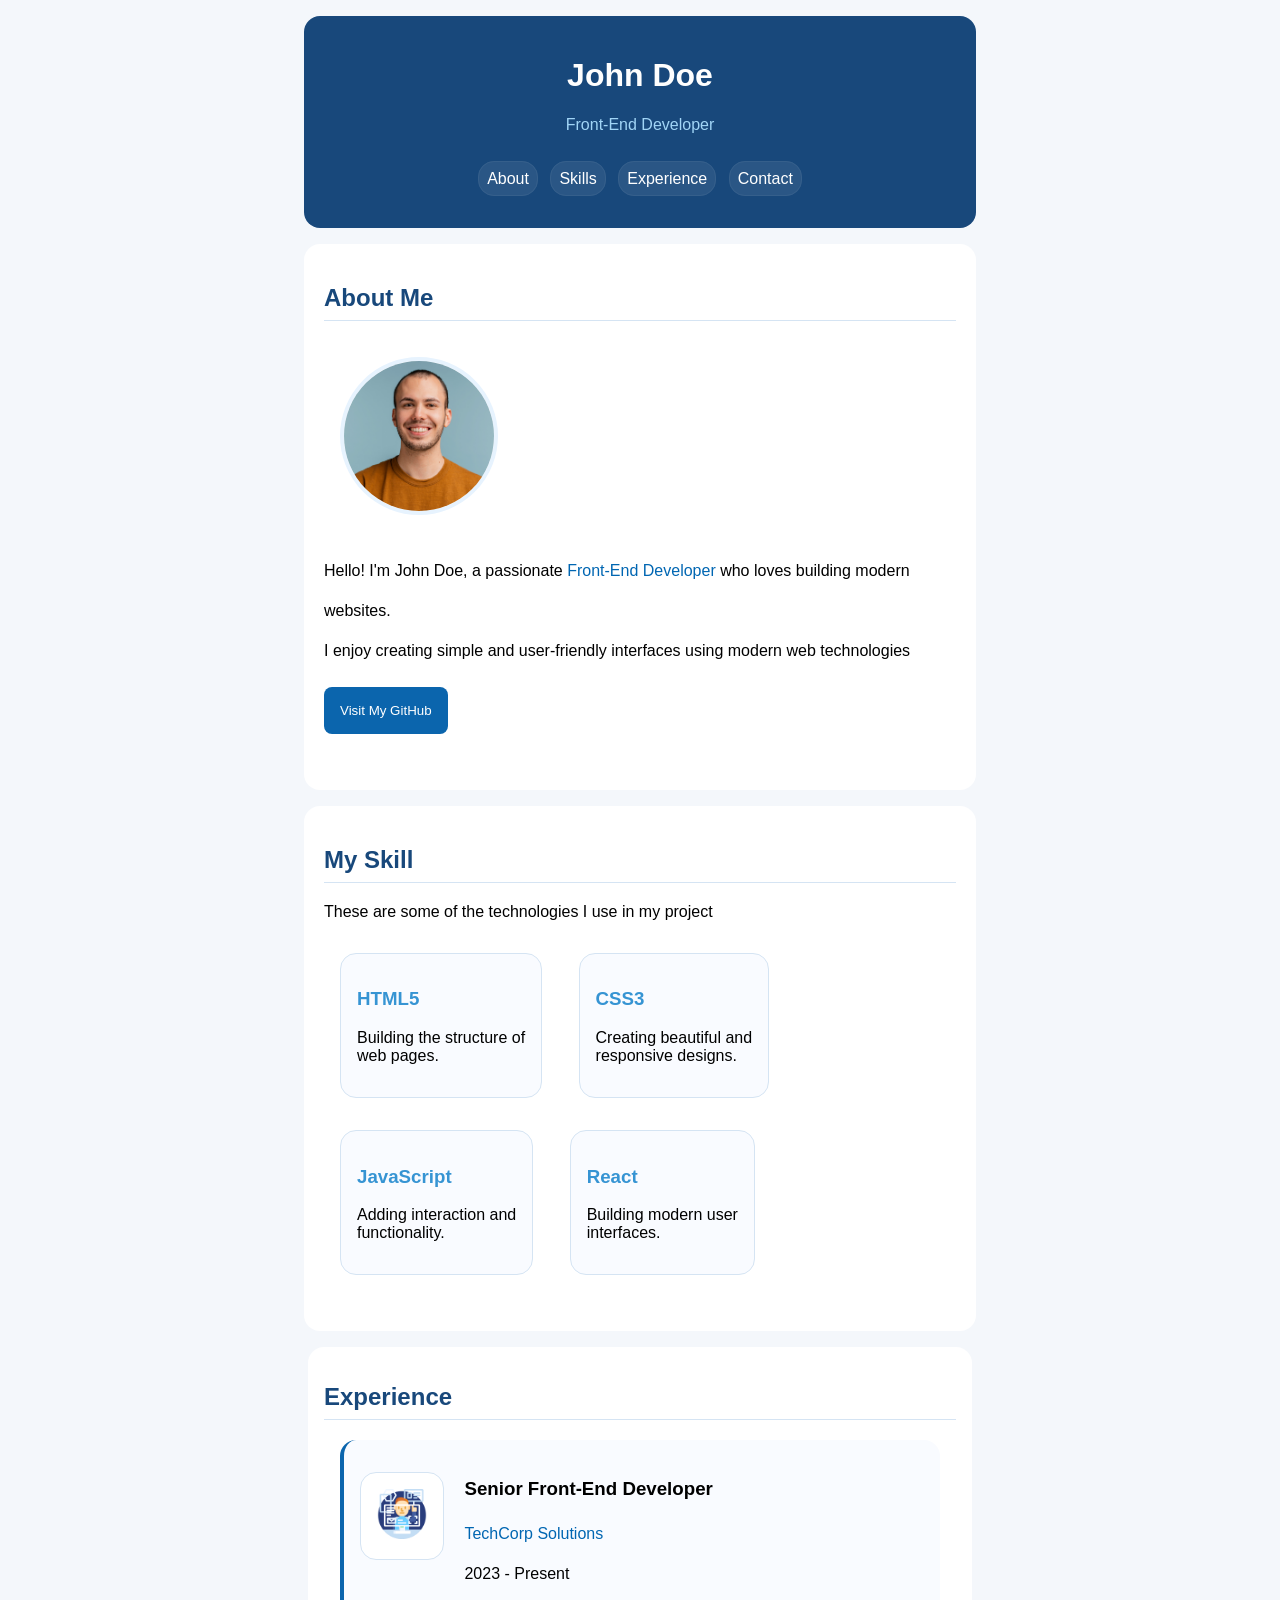
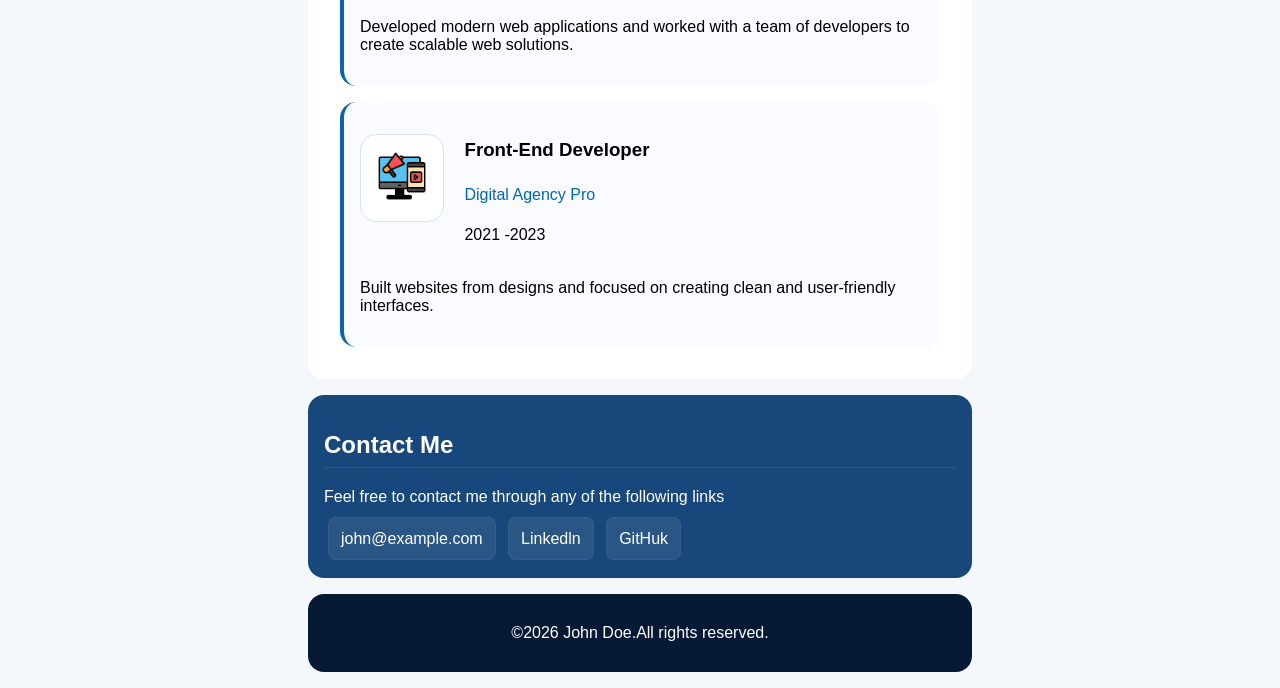
<file: index.html>
<!DOCTYPE html>
<html lang="en">

<head>
    <meta charset="UTF-8">
    <meta name="viewport" content="width=device-width, initial-scale=1.0">
    <title>Document</title>
    <link rel="stylesheet" href="./CSS/style.css" />

</head>

<body>
    <header>
        <h1>John Doe</h1>
        <p>Front-End Developer</p>
        <nav>
            <a href="#about">About</a>
            <a href="#skill">Skills</a>
            <a href="#experience">Experience</a>
            <a href="#contact">Contact</a>
        </nav>
    </header>
    <main>
        <section class="about" id="about">
            <h2>About Me</h2>
            <div class="about-img">
                <img src="./images/1791128538158-81f9fa83cf014868.jpg" width="150" alt="personal picture" />
            </div>
            <div class="about-content">
                <p>Hello! I'm John Doe, a passionate <span class="span"> Front-End Developer </span>who loves building modern websites.<br>
                I enjoy creating simple and user-friendly interfaces using modern web technologies </p>
                <button>Visit My GitHub</button>
            </div>
        </section>
        <section class="skill" id="skill">
            <h2>My Skill</h2>
            <div>
                <p class="left">These are some of the technologies I use in my project</p>
                <div class="card">
                    <h3 id="card">HTML5</h3>
                    <p>Building the structure of<br> web pages.</p>
                </div>
                <div class="card">
                     <h3 id="card">CSS3</h3>
                    <p>Creating beautiful and<br> responsive designs.</p>
                </div>
                <div class="card">
                     <h3 id="card">JavaScript</h3>
                    <p>Adding interaction and<br> functionality.</p>
                </div>
                <div class="card">
                    <h3 id="card">React</h3>
                    <p>Building modern user <br>interfaces.</p>
                </div>
            </div>       
        </section>
        <div class="experience" id="experience">
            <h2>Experience</h2>
            <div class="container">
                <div class="exp-card">
                    <div class="exp-img">
                        <img src="./images/1791128538756-2c6ee630afe1d50f.png" width="50" alt="" />

                    </div>
                    <div class="exp-content">
                        <h3>Senior Front-End Developer</h3>
                        <span class="span">TechCorp Solutions<br></span>
                        <p> 2023 - Present</p>
                    </div>
                    <p>Developed modern web applications and worked with a team of developers to create scalable web solutions.</p>
                </div>
                <div class="exp-card">
                    <div class="exp-img">
                        <img src="./images/1791128538409-a19775b7c342b002.png" width="50" alt="" />
                    </div>
                    <div class="exp-content">
                        <h3>Front-End Developer</h3>
                        <span class="span">Digital Agency Pro<br></span>
                        <p>2021 -2023</p>
                    </div>
                    <p>Built websites from designs and focused on creating clean and user-friendly interfaces.</p>
                </div>
            </div>  
        </div>
    </main>
    <footer>
        <div id="contact">
               <h2 id="title">Contact Me</h2>
               <p>Feel free to contact me through any of the following links</p>
               <a href="mailto:john@example.com">john@example.com</a>
               <a href="https://www.linkedin.com/">Linkedln</a>
               <a href="https://github.com/">GitHuk</a>
        </div>
    </footer>
        <p id="final">©2026 John Doe.<span>All rights reserved.</span></p>   
</body>

</html>
</file>
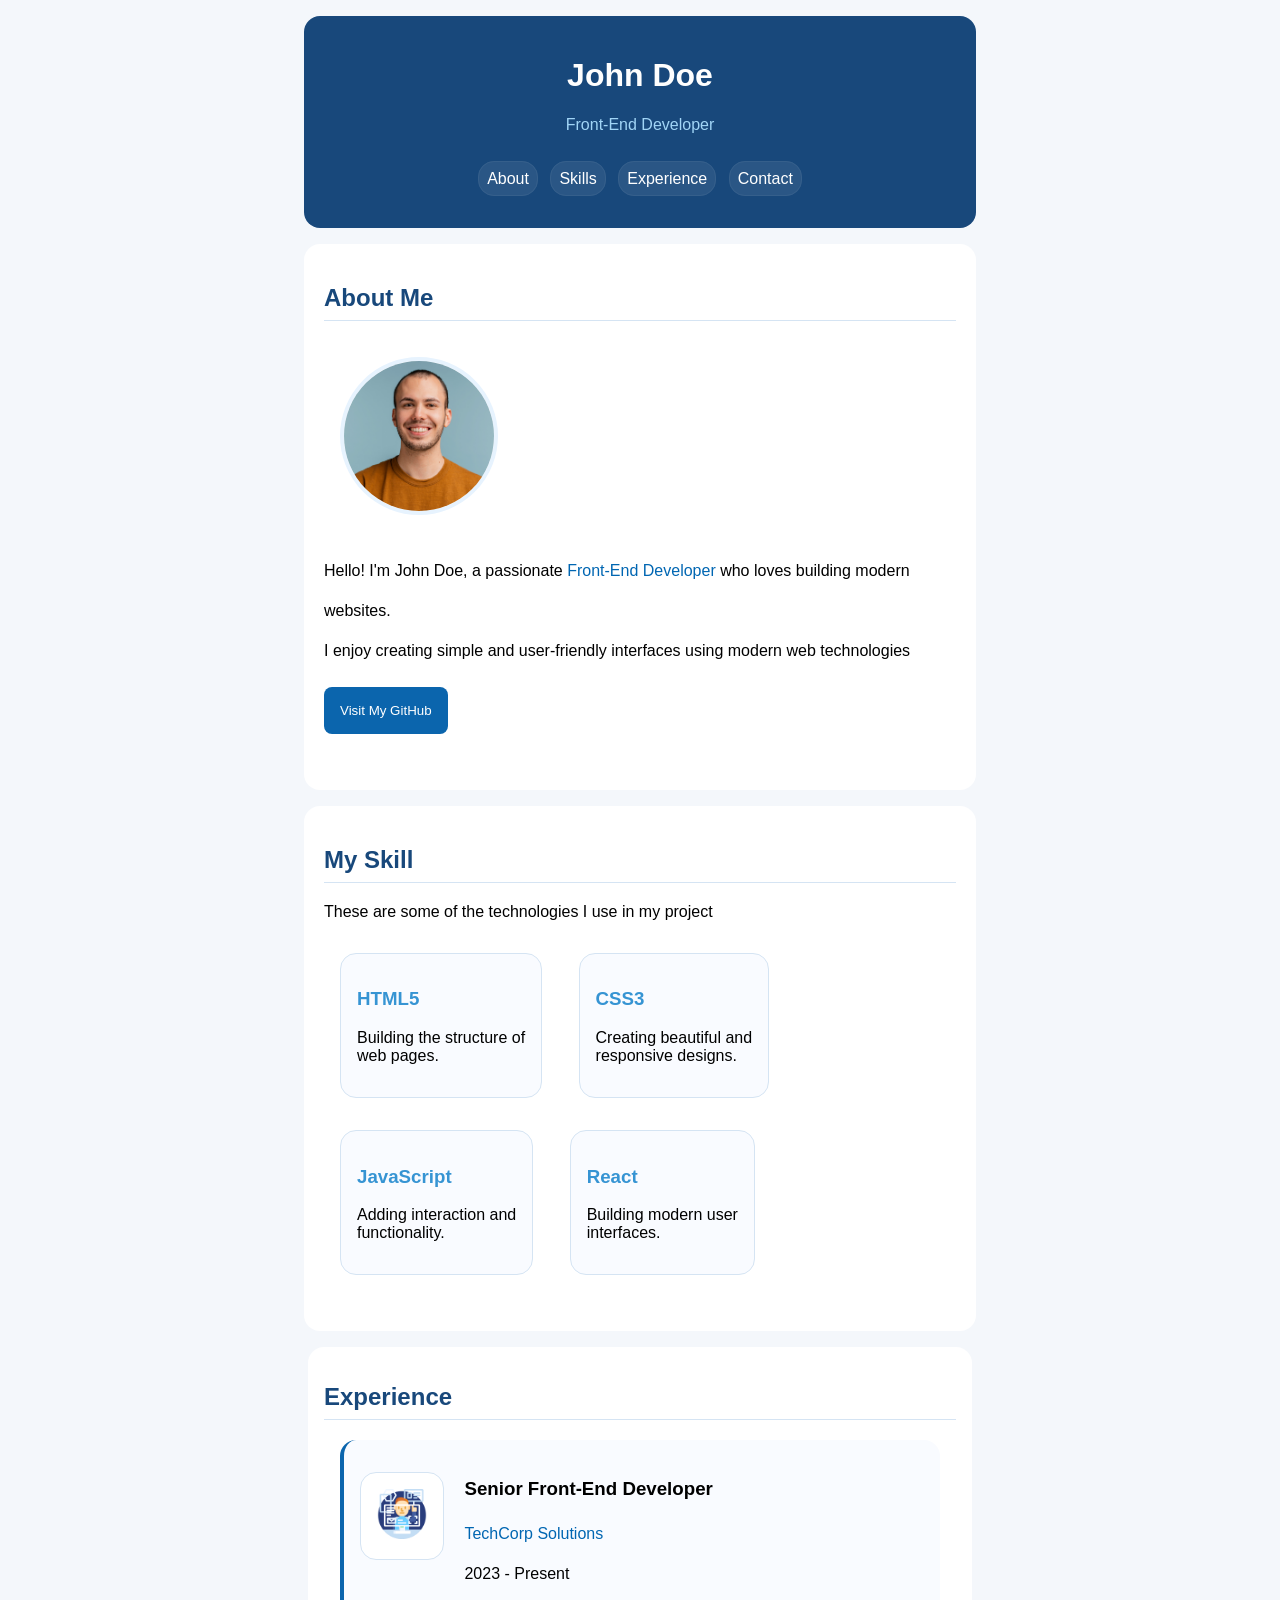
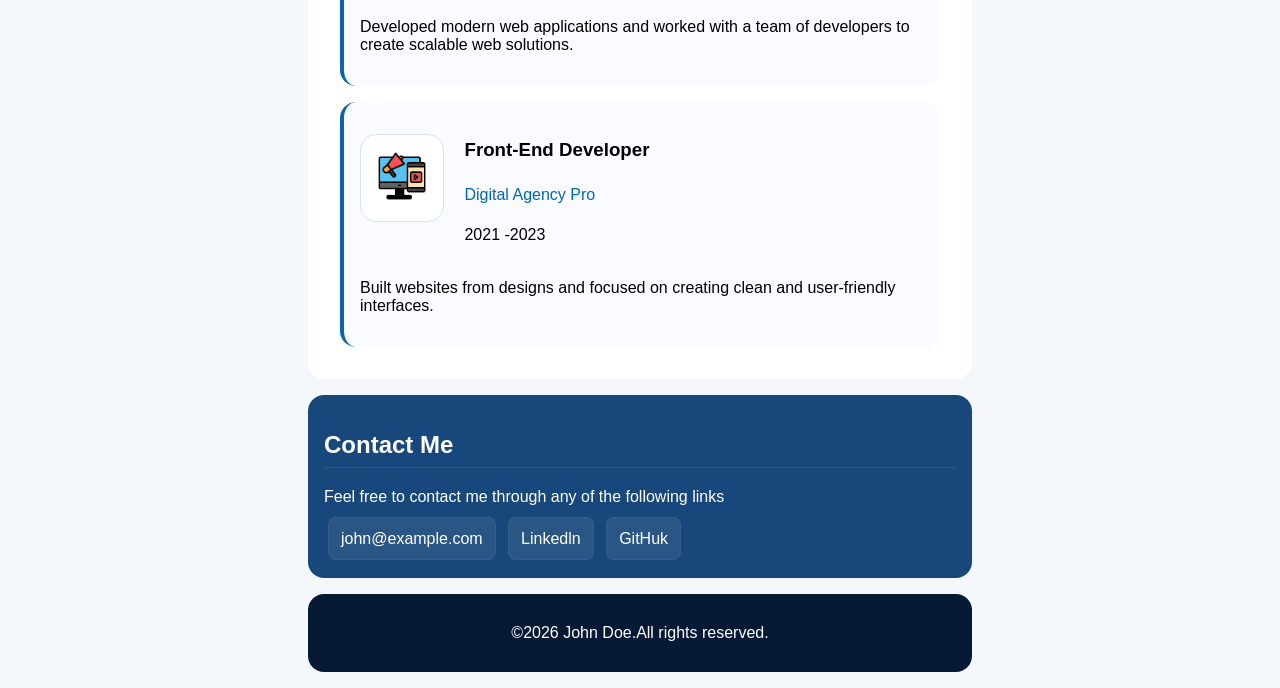
<file: CSS/index.html>
<!DOCTYPE html>
<html lang="en">

<head>
    <meta charset="UTF-8">
    <meta name="viewport" content="width=device-width, initial-scale=1.0">
    <title>Document</title>
    <link rel="stylesheet" href="../CSS/style.css" />
</head>

<body>
    <header>
        <h1>John Doe</h1>
        <p>Front-End Developer</p>
        <nav>
            <a href="#about">About</a>
            <a href="#skill">Skills</a>
            <a href="#experience">Experience</a>
            <a href="#contact">Contact</a>
        </nav>
    </header>
    <main>
        <section class="about" id="about">
            <h2>About Me</h2>
            <div class="about-img">
                <img src="../images/1791128538158-81f9fa83cf014868.jpg" width="150" alt="personal picture" />
            </div>
            <div class="about-content">
                <p>Hello! I'm John Doe, a passionate <span class="span"> Front-End Developer </span>who loves building modern websites.<br>
                I enjoy creating simple and user-friendly interfaces using modern web technologies </p>
                <button>Visit My GitHub</button>
            </div>
        </section>
        <section class="skill" id="skill">
            <h2>My Skill</h2>
            <div>
                <p class="left">These are some of the technologies I use in my project</p>
                <div class="card">
                    <h3 id="card">HTML5</h3>
                    <p>Building the structure of<br> web pages.</p>
                </div>
                <div class="card">
                     <h3 id="card">CSS3</h3>
                    <p>Creating beautiful and<br> responsive designs.</p>
                </div>
                <div class="card">
                     <h3 id="card">JavaScript</h3>
                    <p>Adding interaction and<br> functionality.</p>
                </div>
                <div class="card">
                    <h3 id="card">React</h3>
                    <p>Building modern user <br>interfaces.</p>
                </div>
            </div>       
        </section>
        <div class="experience" id="experience">
            <h2>Experience</h2>
            <div class="container">
                <div class="exp-card">
                    <div class="exp-img">
                        <img src="../images/1791128538756-2c6ee630afe1d50f.png" width="50" alt="" />

                    </div>
                    <div class="exp-content">
                        <h3>Senior Front-End Developer</h3>
                        <span class="span">TechCorp Solutions<br></span>
                        <p> 2023 - Present</p>
                    </div>
                    <p>Developed modern web applications and worked with a team of developers to create scalable web solutions.</p>
                </div>
                <div class="exp-card">
                    <div class="exp-img">
                        <img src="../images/1791128538409-a19775b7c342b002.png" width="50" alt="" />
                    </div>
                    <div class="exp-content">
                        <h3>Front-End Developer</h3>
                        <span class="span">Digital Agency Pro<br></span>
                        <p>2021 -2023</p>
                    </div>
                    <p>Built websites from designs and focused on creating clean and user-friendly interfaces.</p>
                </div>
            </div>  
        </div>
    </main>
    <footer>
        <div id="contact">
               <h2 id="title">Contact Me</h2>
               <p>Feel free to contact me through any of the following links</p>
               <a href="mailto:john@example.com">john@example.com</a>
               <a href="https://www.linkedin.com/">Linkedln</a>
               <a href="https://github.com/">GitHuk</a>
        </div>
    </footer>
        <p id="final">©2026 John Doe.<span>All rights reserved.</span></p>   
</body>

</html>
</file>
<file: CSS/style.css>
/*---------------Body---------------*/
body{
    background-color:#f4f7fb;
    font-family: Arial, Helvetica, sans-serif; 
}

h2{
   color: #18487b;
   border-bottom:1px solid #d5e4f3 ;
   padding-bottom: 8px;
   padding-top: 0px;
   width: 100%;
   text-align: left;
}

#card{
    color:#4e78b4;
}

.span{
    color: #0066b2;
}

/*---------------Header---------------*/

header{
    background-color:#18487b ;
    padding: 20px 20px 40px 20px;
    border-radius: 16px;
    color: #fefefe;
    margin:16px auto;
    width: 50%;
    text-align: center;
}

header p{
    color: #a1d5f6;
    padding-bottom: 20px;   
}

header a{
    text-decoration: none;
    color: white;
    margin: 4px;
    background-color:#2a5685 ;
    border-radius: 16px;
    padding: 8px;
    border: 1px solid #355f8b;
}  

/*---------------About Me---------------*/

.about{
    background-color: #ffffff;
    padding: 20px 20px 40px 20px;
    border-radius: 16px;
    margin:16px auto;
    width: 50%; 
}

.about-img{
    display: inline-block;
    padding: 16px;
}
.about-img img{
    border-radius: 50%;
    border:4px  solid #e7f3fe;
   
}

.about-content{
    vertical-align: top;
    display: inline-block;
    line-height: 2.5;
    
}

.about button{
    margin:0px 16px 16px 0px;
    background-color: #0b65ad;
    padding: 16px;
    border-radius: 8px;
    color: white;
    border: none; 
}

/*---------------My Skills---------------*/

.skill {
     
    background-color: #ffffff ;
    border-radius: 16px;
    padding: 20px 20px 40px 20px;
    margin:16px auto;
    width: 50%;
}

.skill .card {
    background-color:   #f9fbff;
    border-radius: 16px;
    padding: 16px;
    margin:16px;
    border:1px solid #d5e4f3;
    display: inline-block; 
}
 
.skill #card{
    color: #3694d3;
}

/*---------------Experience---------------*/

.experience {
    background-color:  #ffffff;
    border-radius: 16px;
    padding: 16px;
    margin:16px auto;
    width: 50%;
}

.exp-img{  
    display: inline-block;
    vertical-align: middle;
    overflow: hidden;
    padding: 16px;  
    background-color: #ffffff;  
    margin-top: 16px;
    margin-right: 16px;
    border-radius: 16px;
    border:1px  solid #d5e4f3;
}

.exp-img img{
    width: 50px;
}

.exp-content{
    vertical-align: top;
    display: inline-block;
    line-height: 1.5;
}

.exp-card{
    background-color:   #f9fbff;
    border-radius: 16px;
    padding: 16px;
    margin:16px;
    border-left: 4px solid #0b65ad;
}

/*---------------Contact Me---------------*/

#title{
    color: white;
    border-bottom:1px solid #2c5786; 
}

footer{
    background-color: #18487b ;
    border-radius: 16px;
    padding: 16px 16px 30px 16px;
    margin:16px auto;
    width: 50%;
    color: white;
}

footer a{
    text-decoration: none;
    color: white;
    margin: 16px 4px 8px 4px;
    background-color:#2a5685 ;
    border-radius: 8px;
    padding: 12px;
    border: 1px solid #355f8b;
}

footer p{
    padding-bottom: 8px;
}

/*---------------last p---------------*/

#final{
    background-color: #071a35 ;
    border-radius: 16px;
    padding: 30px 16px 30px 16px;
    margin:16px auto;
    width: 50%;
    color: white;
    text-align: center;
}
</file>
